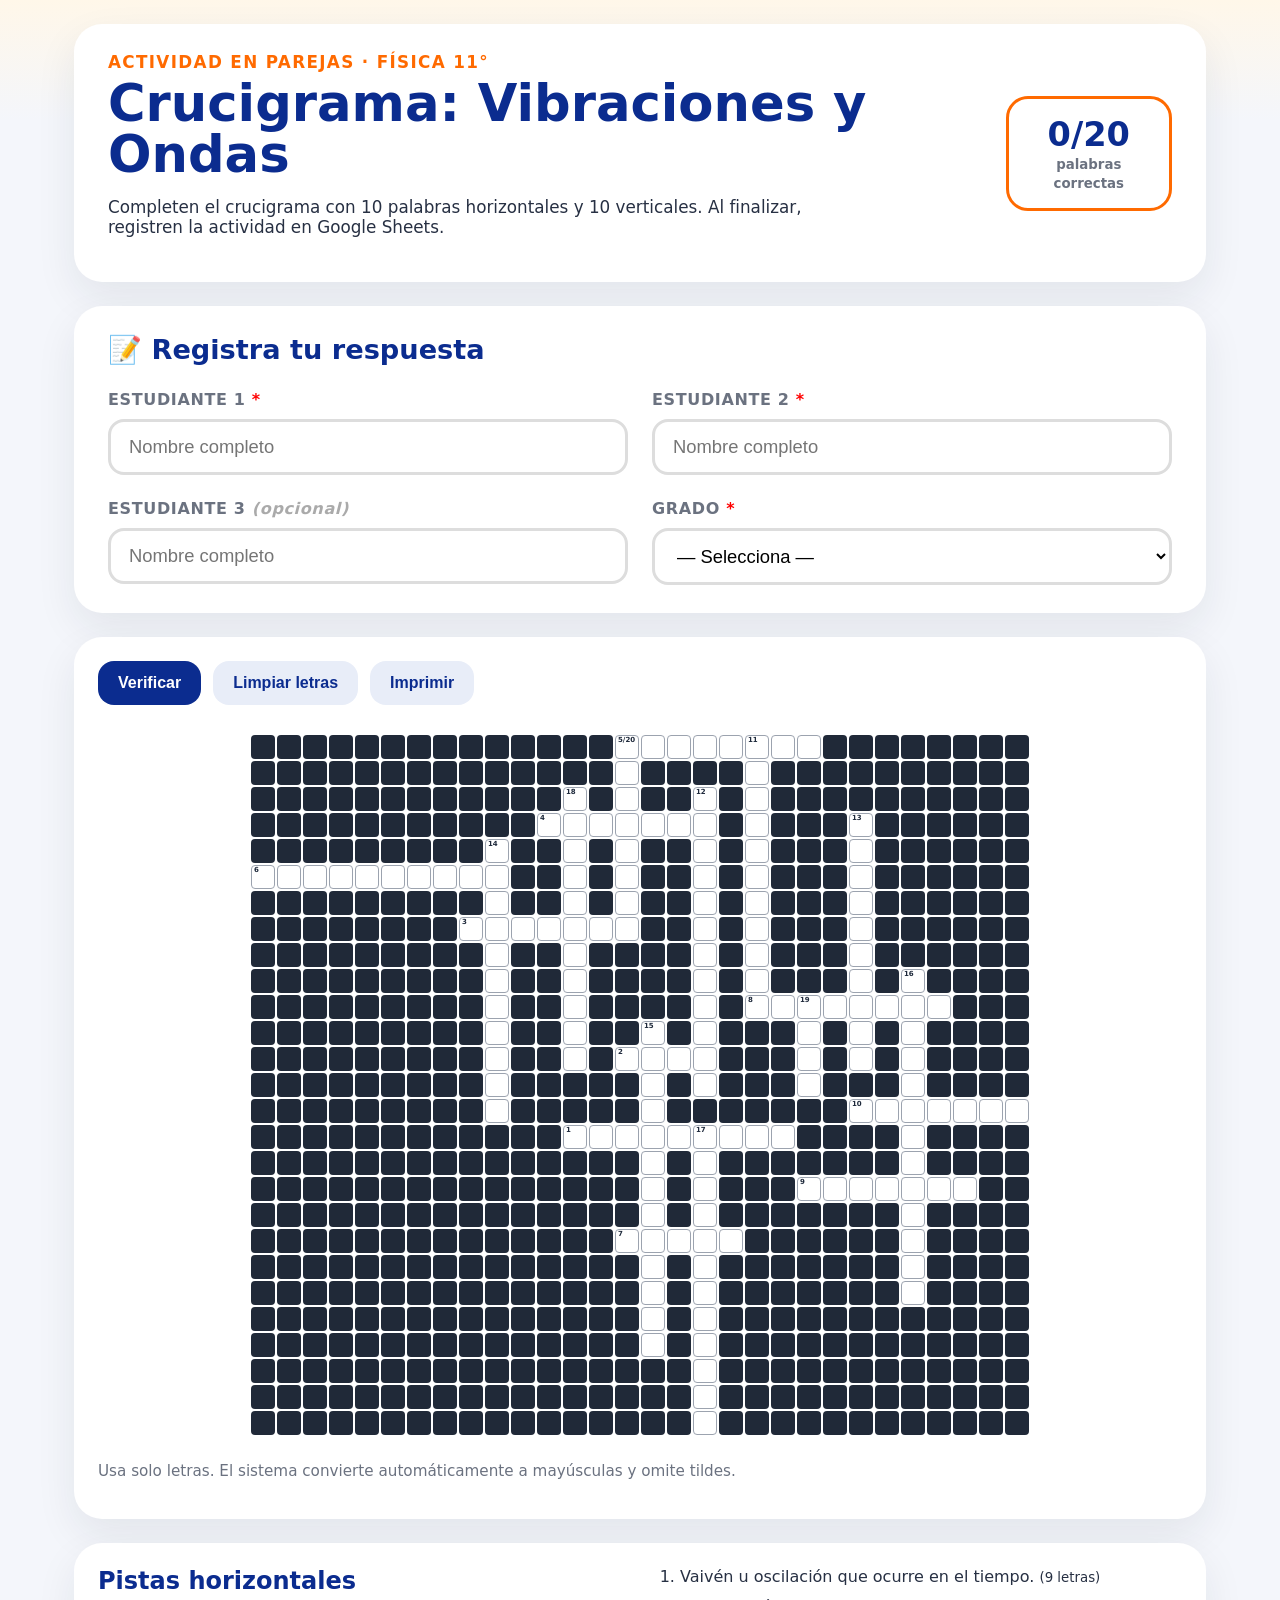
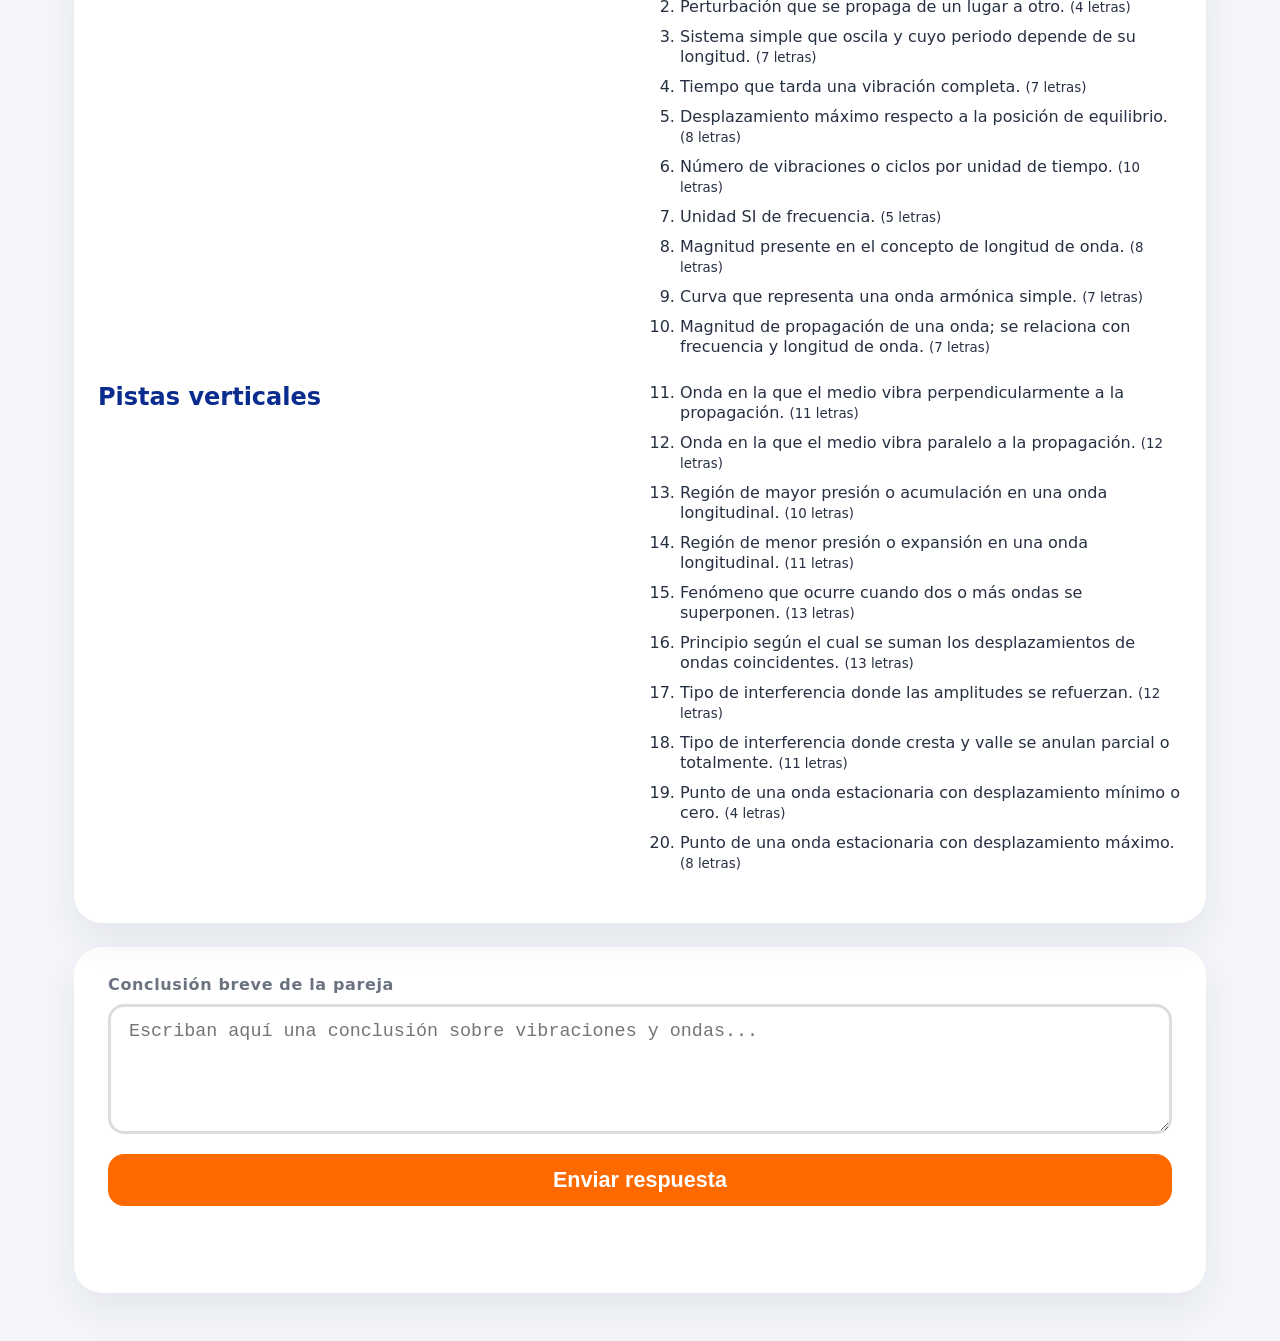
<file: index.html>
<!doctype html>
<html lang="es">
<head>
  <meta charset="utf-8">
  <meta name="viewport" content="width=device-width, initial-scale=1">
  <title>Crucigrama: Vibraciones y Ondas</title>
  <style>
:root{--blue:#0b2c8f;--orange:#ff6a00;--bg:#f4f6fb;--card:#fff;--ink:#273043;--muted:#6b7280;--ok:#1a936f;--bad:#d7263d;--cell:24px}*{box-sizing:border-box}body{margin:0;font-family:system-ui,-apple-system,BlinkMacSystemFont,"Segoe UI",sans-serif;background:linear-gradient(180deg,#fff7e9 0,#f4f6fb 120px);color:var(--ink)}.page{max-width:1180px;margin:0 auto;padding:24px}.hero,.student-card,.submit-card,.crossword-panel,.clues{background:var(--card);border-radius:28px;box-shadow:0 16px 40px rgba(31,41,55,.08)}.hero{display:flex;justify-content:space-between;gap:20px;align-items:center;padding:28px 34px;margin-bottom:24px}.eyebrow{color:var(--orange);font-weight:800;letter-spacing:.08em;text-transform:uppercase;margin:0 0 6px}h1{color:var(--blue);margin:0 0 8px;font-size:clamp(2rem,4vw,3.2rem);line-height:1}.hero p{max-width:760px;font-size:1.05rem}.score-box{min-width:150px;text-align:center;border:3px solid var(--orange);border-radius:22px;padding:16px;color:var(--blue)}.score-box span{display:block;font-size:2.1rem;font-weight:900}.score-box small{font-weight:700;color:var(--muted)}.student-card,.submit-card{padding:28px 34px;margin-bottom:24px}.student-card h2{margin:0 0 24px;color:var(--blue);font-size:1.7rem}.student-form{display:grid;grid-template-columns:1fr 1fr;gap:24px}.field label,.submit-card label{display:block;font-weight:800;color:var(--muted);letter-spacing:.04em;margin-bottom:10px}.field b{color:red}.field em{color:#aaa;font-weight:700}input,select,textarea{width:100%;border:3px solid #ddd;border-radius:16px;font-size:1.15rem;padding:14px 18px;outline:none;background:white}input:focus,select:focus,textarea:focus{border-color:var(--blue)}.workspace{display:grid;grid-template-columns:1fr;gap:24px;align-items:start;margin-bottom:24px}.crossword-panel,.clues{padding:24px}.toolbar{display:flex;gap:12px;flex-wrap:wrap;margin-bottom:18px}button{border:0;border-radius:16px;padding:13px 20px;background:var(--blue);color:white;font-weight:900;font-size:1rem;cursor:pointer}button.secondary{background:#e8edf8;color:var(--blue)}button.submit{width:100%;background:var(--orange);font-size:1.35rem;margin-top:16px}button:hover{filter:brightness(.98);transform:translateY(-1px)}.crossword{display:grid;grid-template-columns:repeat(30,var(--cell));grid-template-rows:repeat(27,var(--cell));gap:2px;justify-content:center;overflow:auto;padding:12px}.cell{position:relative;width:var(--cell);height:var(--cell);background:#202938;border-radius:4px}.cell.active{background:white;border:1px solid #9ca3af}.cell input{border:0;border-radius:0;padding:0;width:100%;height:100%;text-align:center;font-size:14px;font-weight:900;text-transform:uppercase;background:transparent;color:#111827}.cell .num{position:absolute;top:1px;left:2px;font-size:7px;color:#1e293b;font-weight:900;line-height:1;pointer-events:none;z-index:3}.cell.correct{background:#daf7ea;border-color:var(--ok)}.cell.wrong{background:#ffe0e5;border-color:var(--bad)}.hint,.status{color:var(--muted);font-size:.95rem}.clues{display:grid;grid-template-columns:1fr 1fr;gap:0 32px}.clues h2{color:var(--blue);margin:0 0 10px}.clues ol{margin-top:0;padding-left:24px}.clues li{margin-bottom:10px;line-height:1.25}textarea{min-height:130px;resize:vertical}.status{min-height:28px;font-weight:800;text-align:center}@media(max-width:980px){:root{--cell:22px}.workspace,.student-form{grid-template-columns:1fr}.hero{flex-direction:column;align-items:flex-start}.crossword{justify-content:start}}@media(max-width:640px){:root{--cell:21px}.page{padding:12px}.student-card,.submit-card,.crossword-panel,.clues,.hero{border-radius:18px;padding:18px}.cell .num{top:1px;left:2px;font-size:6px}}@media print{body{background:white}.toolbar,.submit-card,.student-card,.hero p,.hint{display:none}.page{padding:0}.hero,.crossword-panel,.clues{box-shadow:none;border:1px solid #ddd;border-radius:0}.workspace{grid-template-columns:1fr}.crossword{justify-content:start;overflow:visible}}
  </style>
</head>
<body>
  <main class="page">
    <section class="hero">
      <div>
        <p class="eyebrow">Actividad en parejas · Física 11°</p>
        <h1>Crucigrama: Vibraciones y Ondas</h1>
        <p>Completen el crucigrama con 10 palabras horizontales y 10 verticales. Al finalizar, registren la actividad en Google Sheets.</p>
      </div>
      <div class="score-box"><span id="progress">0/20</span><small>palabras correctas</small></div>
    </section>
    <section class="student-card">
      <h2>📝 Registra tu respuesta</h2>
      <form id="studentForm" class="student-form">
        <div class="field"><label for="student1">ESTUDIANTE 1 <b>*</b></label><input id="student1" name="student1" placeholder="Nombre completo" required></div>
        <div class="field"><label for="student2">ESTUDIANTE 2 <b>*</b></label><input id="student2" name="student2" placeholder="Nombre completo" required></div>
        <div class="field"><label for="student3">ESTUDIANTE 3 <em>(opcional)</em></label><input id="student3" name="student3" placeholder="Nombre completo"></div>
        <div class="field"><label for="grade">GRADO <b>*</b></label><select id="grade" name="grade" required><option value="">— Selecciona —</option></select></div>
      </form>
    </section>
    <section class="workspace">
      <div class="crossword-panel">
        <div class="toolbar">
          <button type="button" id="checkBtn">Verificar</button>
          <button type="button" id="clearBtn" class="secondary">Limpiar letras</button>
          <button type="button" id="printBtn" class="secondary">Imprimir</button>
        </div>
        <div id="crossword" class="crossword" aria-label="Crucigrama"></div>
        <p class="hint">Usa solo letras. El sistema convierte automáticamente a mayúsculas y omite tildes.</p>
      </div>
      <aside class="clues">
        <h2>Pistas horizontales</h2><ol id="horizontalClues"></ol>
        <h2>Pistas verticales</h2><ol id="verticalClues"></ol>
      </aside>
    </section>
    <section class="submit-card">
      <label for="teacherNote">Conclusión breve de la pareja</label>
      <textarea id="teacherNote" placeholder="Escriban aquí una conclusión sobre vibraciones y ondas..."></textarea>
      <button id="submitBtn" type="button" class="submit">Enviar respuesta</button>
      <p id="status" class="status"></p>
    </section>
  </main>
  <script>
const APP_CONFIG = {
  "title": "Crucigrama: Vibraciones y Ondas",
  "theme": "Vibraciones y Ondas",
  "gradeOptions": [
    "11A",
    "11B",
    "11C",
    "11°"
  ],
  "scriptURL": "https://script.google.com/macros/s/AKfycbzCRlVEcJjXIlFN4AAqK-DY2IWqvBZ-ZDqPTKMUU6rhlTeHtp0vaVNL6tci46Z1_BZ8/exec",
  "rows": 27,
  "cols": 30,
  "words": [
    {
      "num": 1,
      "answer": "VIBRACION",
      "dir": "H",
      "row": 15,
      "col": 12,
      "clue": "Vaivén u oscilación que ocurre en el tiempo."
    },
    {
      "num": 2,
      "answer": "ONDA",
      "dir": "H",
      "row": 12,
      "col": 14,
      "clue": "Perturbación que se propaga de un lugar a otro."
    },
    {
      "num": 3,
      "answer": "PENDULO",
      "dir": "H",
      "row": 7,
      "col": 8,
      "clue": "Sistema simple que oscila y cuyo periodo depende de su longitud."
    },
    {
      "num": 4,
      "answer": "PERIODO",
      "dir": "H",
      "row": 3,
      "col": 11,
      "clue": "Tiempo que tarda una vibración completa."
    },
    {
      "num": 5,
      "answer": "AMPLITUD",
      "dir": "H",
      "row": 0,
      "col": 14,
      "clue": "Desplazamiento máximo respecto a la posición de equilibrio."
    },
    {
      "num": 6,
      "answer": "FRECUENCIA",
      "dir": "H",
      "row": 5,
      "col": 0,
      "clue": "Número de vibraciones o ciclos por unidad de tiempo."
    },
    {
      "num": 7,
      "answer": "HERTZ",
      "dir": "H",
      "row": 19,
      "col": 14,
      "clue": "Unidad SI de frecuencia."
    },
    {
      "num": 8,
      "answer": "LONGITUD",
      "dir": "H",
      "row": 10,
      "col": 19,
      "clue": "Magnitud presente en el concepto de longitud de onda."
    },
    {
      "num": 9,
      "answer": "SENOIDE",
      "dir": "H",
      "row": 17,
      "col": 21,
      "clue": "Curva que representa una onda armónica simple."
    },
    {
      "num": 10,
      "answer": "RAPIDEZ",
      "dir": "H",
      "row": 14,
      "col": 23,
      "clue": "Magnitud de propagación de una onda; se relaciona con frecuencia y longitud de onda."
    },
    {
      "num": 11,
      "answer": "TRANSVERSAL",
      "dir": "V",
      "row": 0,
      "col": 19,
      "clue": "Onda en la que el medio vibra perpendicularmente a la propagación."
    },
    {
      "num": 12,
      "answer": "LONGITUDINAL",
      "dir": "V",
      "row": 2,
      "col": 17,
      "clue": "Onda en la que el medio vibra paralelo a la propagación."
    },
    {
      "num": 13,
      "answer": "COMPRESION",
      "dir": "V",
      "row": 3,
      "col": 23,
      "clue": "Región de mayor presión o acumulación en una onda longitudinal."
    },
    {
      "num": 14,
      "answer": "RAREFACCION",
      "dir": "V",
      "row": 4,
      "col": 9,
      "clue": "Región de menor presión o expansión en una onda longitudinal."
    },
    {
      "num": 15,
      "answer": "INTERFERENCIA",
      "dir": "V",
      "row": 11,
      "col": 15,
      "clue": "Fenómeno que ocurre cuando dos o más ondas se superponen."
    },
    {
      "num": 16,
      "answer": "SUPERPOSICION",
      "dir": "V",
      "row": 9,
      "col": 25,
      "clue": "Principio según el cual se suman los desplazamientos de ondas coincidentes."
    },
    {
      "num": 17,
      "answer": "CONSTRUCTIVA",
      "dir": "V",
      "row": 15,
      "col": 17,
      "clue": "Tipo de interferencia donde las amplitudes se refuerzan."
    },
    {
      "num": 18,
      "answer": "DESTRUCTIVA",
      "dir": "V",
      "row": 2,
      "col": 12,
      "clue": "Tipo de interferencia donde cresta y valle se anulan parcial o totalmente."
    },
    {
      "num": 19,
      "answer": "NODO",
      "dir": "V",
      "row": 10,
      "col": 21,
      "clue": "Punto de una onda estacionaria con desplazamiento mínimo o cero."
    },
    {
      "num": 20,
      "answer": "ANTINODO",
      "dir": "V",
      "row": 0,
      "col": 14,
      "clue": "Punto de una onda estacionaria con desplazamiento máximo."
    }
  ]
};
const gridEl=document.getElementById("crossword"),hClues=document.getElementById("horizontalClues"),vClues=document.getElementById("verticalClues"),progressEl=document.getElementById("progress"),statusEl=document.getElementById("status"),gradeEl=document.getElementById("grade");const normalize=s=>(s||"").normalize("NFD").replace(/[\u0300-\u036f]/g,"").replace(/Ñ/g,"N").replace(/ñ/g,"N").replace(/[^A-Za-z]/g,"").toUpperCase();const cells={};function key(r,c){return `${r}-${c}`}function buildModel(){APP_CONFIG.words.forEach(w=>{[...w.answer].forEach((ch,i)=>{const r=w.row+(w.dir==="V"?i:0),c=w.col+(w.dir==="H"?i:0),k=key(r,c);cells[k]=cells[k]||{r,c,answer:ch,starts:[]};cells[k].answer=ch;if(i===0)cells[k].starts.push(w.num)})})}function renderGrades(){APP_CONFIG.gradeOptions.forEach(g=>{const opt=document.createElement("option");opt.value=g;opt.textContent=g;gradeEl.appendChild(opt)})}function renderGrid(){gridEl.style.gridTemplateColumns=`repeat(${APP_CONFIG.cols}, var(--cell))`;gridEl.style.gridTemplateRows=`repeat(${APP_CONFIG.rows}, var(--cell))`;for(let r=0;r<APP_CONFIG.rows;r++){for(let c=0;c<APP_CONFIG.cols;c++){const div=document.createElement("div");div.className="cell";div.dataset.r=r;div.dataset.c=c;const k=key(r,c);if(cells[k]){div.classList.add("active");if(cells[k].starts.length){const num=document.createElement("span");num.className="num";num.textContent=cells[k].starts.join("/");div.appendChild(num)}const input=document.createElement("input");input.maxLength=1;input.autocomplete="off";input.inputMode="text";input.dataset.answer=cells[k].answer;input.addEventListener("input",e=>{e.target.value=normalize(e.target.value).slice(-1);moveNext(e.target);updateProgress()});input.addEventListener("keydown",handleNav);div.appendChild(input)}gridEl.appendChild(div)}}}function moveNext(input){if(!input.value)return;const div=input.parentElement,r=Number(div.dataset.r),c=Number(div.dataset.c);const next=document.querySelector(`.cell[data-r="${r}"][data-c="${c+1}"] input`)||document.querySelector(`.cell[data-r="${r+1}"][data-c="${c}"] input`);if(next)next.focus()}function handleNav(e){const div=e.target.parentElement;let r=Number(div.dataset.r),c=Number(div.dataset.c);if(e.key==="ArrowRight")c++;else if(e.key==="ArrowLeft")c--;else if(e.key==="ArrowDown")r++;else if(e.key==="ArrowUp")r--;else return;const next=document.querySelector(`.cell[data-r="${r}"][data-c="${c}"] input`);if(next){e.preventDefault();next.focus()}}function renderClues(){const groups=[[APP_CONFIG.words.filter(w=>w.dir==="H"),hClues],[APP_CONFIG.words.filter(w=>w.dir==="V"),vClues]];groups.forEach(([list,el])=>{list.sort((a,b)=>a.num-b.num).forEach(w=>{const li=document.createElement("li");li.value=w.num;li.innerHTML=`${w.clue} <small>(${w.answer.length} letras)</small>`;el.appendChild(li)})})}function getWordValue(w){let value="";for(let i=0;i<w.answer.length;i++){const r=w.row+(w.dir==="V"?i:0),c=w.col+(w.dir==="H"?i:0),input=document.querySelector(`.cell[data-r="${r}"][data-c="${c}"] input`);value+=normalize(input?.value||"")}return value}function checkAnswers(mark=true){let correct=0;APP_CONFIG.words.forEach(w=>{const ok=getWordValue(w)===w.answer;if(ok)correct++;if(mark){for(let i=0;i<w.answer.length;i++){const r=w.row+(w.dir==="V"?i:0),c=w.col+(w.dir==="H"?i:0),cell=document.querySelector(`.cell[data-r="${r}"][data-c="${c}"]`);cell.classList.remove("correct","wrong");cell.classList.add(ok?"correct":"wrong")}}});progressEl.textContent=`${correct}/${APP_CONFIG.words.length}`;return correct}function updateProgress(){checkAnswers(false)}function getGridText(){return APP_CONFIG.words.map(w=>`${w.num}. ${w.answer}: ${getWordValue(w)}`).join(" | ")}async function submitData(){const form=document.getElementById("studentForm");if(!form.reportValidity())return;const score=checkAnswers(true);const data={timestamp:new Date().toISOString(),student1:document.getElementById("student1").value.trim(),student2:document.getElementById("student2").value.trim(),student3:document.getElementById("student3").value.trim(),grade:document.getElementById("grade").value,score,total:APP_CONFIG.words.length,percent:Math.round(score/APP_CONFIG.words.length*100),note:document.getElementById("teacherNote").value.trim(),responses:getGridText(),userAgent:navigator.userAgent};if(APP_CONFIG.scriptURL.includes("PEGA_AQUI")){statusEl.textContent="Falta pegar la URL del Apps Script en config.js. La actividad funciona, pero todavía no envía a Google Sheets.";statusEl.style.color="#d7263d";console.table(data);return}statusEl.textContent="Enviando...";statusEl.style.color="#6b7280";try{await fetch(APP_CONFIG.scriptURL,{method:"POST",mode:"no-cors",headers:{"Content-Type":"application/json"},body:JSON.stringify(data)});statusEl.textContent="Respuesta enviada. Revisa el Google Sheet.";statusEl.style.color="#1a936f"}catch(err){statusEl.textContent="No se pudo enviar. Revisa la URL del Apps Script o permisos de despliegue.";statusEl.style.color="#d7263d"}}document.getElementById("checkBtn").addEventListener("click",()=>checkAnswers(true));document.getElementById("clearBtn").addEventListener("click",()=>{document.querySelectorAll(".cell.active input").forEach(i=>i.value="");document.querySelectorAll(".cell").forEach(c=>c.classList.remove("correct","wrong"));updateProgress()});document.getElementById("printBtn").addEventListener("click",()=>window.print());document.getElementById("submitBtn").addEventListener("click",submitData);buildModel();renderGrades();renderGrid();renderClues();updateProgress();
  </script>
</body>
</html>
</file>
